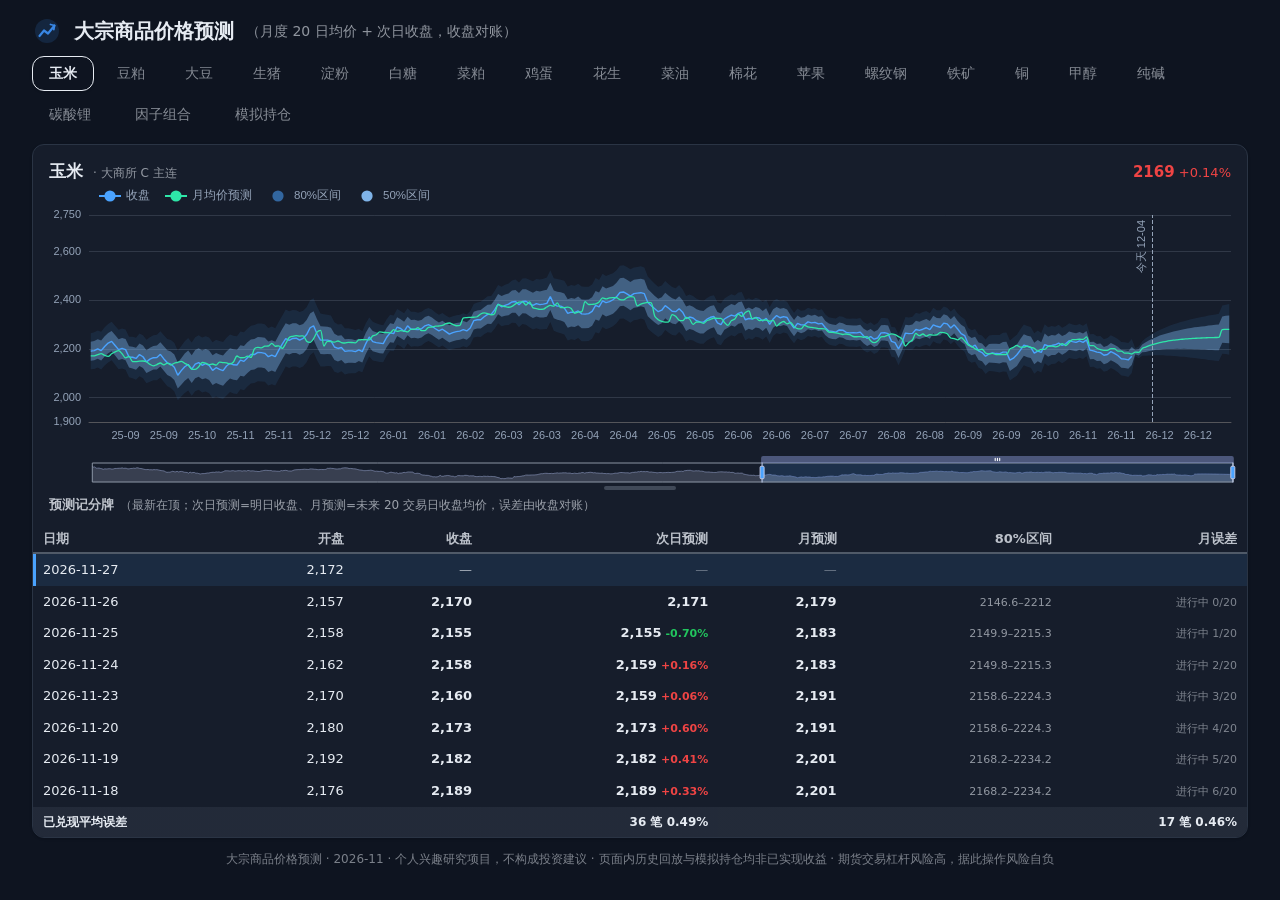
<file: index.html>
<!doctype html>
<html lang="zh-CN" class="dark">
<head>
  <meta charset="UTF-8">
  <meta name="viewport" content="width=device-width, initial-scale=1.0">
  <meta http-equiv="Cache-Control" content="no-cache, must-revalidate">
  <title>大宗商品价格预测</title>
  <script type="module" crossorigin src="./assets/index-D75CsQcA.js"></script>
  <link rel="stylesheet" crossorigin href="./assets/index-D0lWsFNs.css">
</head>
<body class="min-h-screen">
  <div id="root"></div>
</body>
</html>
</file>
<file: assets/index-D0lWsFNs.css>
/*! tailwindcss v4.3.5 | MIT License | https://tailwindcss.com */@layer properties{@supports (((-webkit-hyphens:none)) and (not (margin-trim:block))) or ((-moz-orient:inline) and (not (color:rgb(from red r g b)))){*,:before,:after,::backdrop{--tw-border-spacing-x:0;--tw-border-spacing-y:0;--tw-translate-x:0;--tw-translate-y:0;--tw-translate-z:0;--tw-rotate-x:initial;--tw-rotate-y:initial;--tw-rotate-z:initial;--tw-skew-x:initial;--tw-skew-y:initial;--tw-border-style:solid;--tw-leading:initial;--tw-font-weight:initial;--tw-ordinal:initial;--tw-slashed-zero:initial;--tw-numeric-figure:initial;--tw-numeric-spacing:initial;--tw-numeric-fraction:initial;--tw-shadow:0 0 #0000;--tw-shadow-color:initial;--tw-shadow-alpha:100%;--tw-inset-shadow:0 0 #0000;--tw-inset-shadow-color:initial;--tw-inset-shadow-alpha:100%;--tw-ring-color:initial;--tw-ring-shadow:0 0 #0000;--tw-inset-ring-color:initial;--tw-inset-ring-shadow:0 0 #0000;--tw-ring-inset:initial;--tw-ring-offset-width:0px;--tw-ring-offset-color:#fff;--tw-ring-offset-shadow:0 0 #0000;--tw-blur:initial;--tw-brightness:initial;--tw-contrast:initial;--tw-grayscale:initial;--tw-hue-rotate:initial;--tw-invert:initial;--tw-opacity:initial;--tw-saturate:initial;--tw-sepia:initial;--tw-drop-shadow:initial;--tw-drop-shadow-color:initial;--tw-drop-shadow-alpha:100%;--tw-drop-shadow-size:initial;--tw-scale-x:1;--tw-scale-y:1;--tw-scale-z:1}}}@layer theme{:root,:host{--font-sans:-apple-system, BlinkMacSystemFont, "Segoe UI", Roboto, "Helvetica Neue", "Noto Sans", Arial, sans-serif, "Apple Color Emoji", "Segoe UI Emoji", "Segoe UI Symbol", "Noto Color Emoji";--font-mono:ui-monospace, SFMono-Regular, Menlo, Monaco, Consolas, "Liberation Mono", "Courier New", monospace;--color-gray-400:oklch(70.7% .022 261.325);--spacing:.25rem;--text-xs:.75rem;--text-xs--line-height:calc(1 / .75);--text-sm:.875rem;--text-sm--line-height:calc(1.25 / .875);--text-base:1rem;--text-base--line-height: 1.5 ;--text-lg:1.125rem;--text-lg--line-height:calc(1.75 / 1.125);--text-xl:1.25rem;--text-xl--line-height:calc(1.75 / 1.25);--font-weight-normal:400;--font-weight-medium:500;--font-weight-semibold:600;--font-weight-bold:700;--leading-relaxed:1.625;--radius-xl:.75rem;--default-transition-duration:.15s;--default-transition-timing-function:cubic-bezier(.4, 0, .2, 1);--default-font-family:var(--font-sans);--default-mono-font-family:var(--font-mono)}}@layer base{*,:after,:before,::backdrop{box-sizing:border-box;border:0 solid;margin:0;padding:0}::file-selector-button{box-sizing:border-box;border:0 solid;margin:0;padding:0}html,:host{-webkit-text-size-adjust:100%;-moz-tab-size:4;tab-size:4;line-height:1.5;font-family:var(--default-font-family,-apple-system, BlinkMacSystemFont, "Segoe UI", Roboto, "Helvetica Neue", "Noto Sans", Arial, sans-serif, "Apple Color Emoji", "Segoe UI Emoji", "Segoe UI Symbol", "Noto Color Emoji");font-feature-settings:var(--default-font-feature-settings,normal);font-variation-settings:var(--default-font-variation-settings,normal);-webkit-tap-highlight-color:transparent}hr{height:0;color:inherit;border-top-width:1px}abbr:where([title]){-webkit-text-decoration:underline dotted;text-decoration:underline dotted}h1,h2,h3,h4,h5,h6{font-size:inherit;font-weight:inherit}a{color:inherit;-webkit-text-decoration:inherit;text-decoration:inherit}b,strong{font-weight:bolder}code,kbd,samp,pre{font-family:var(--default-mono-font-family,ui-monospace, SFMono-Regular, Menlo, Monaco, Consolas, "Liberation Mono", "Courier New", monospace);font-feature-settings:var(--default-mono-font-feature-settings,normal);font-variation-settings:var(--default-mono-font-variation-settings,normal);font-size:1em}small{font-size:80%}sub,sup{vertical-align:baseline;font-size:75%;line-height:0;position:relative}sub{bottom:-.25em}sup{top:-.5em}table{text-indent:0;border-color:inherit;border-collapse:collapse}:-moz-focusring:where(:not(iframe)){outline:auto}progress{vertical-align:baseline}summary{display:list-item}ol,ul,menu{list-style:none}img,svg,video,canvas,audio,iframe,embed,object{vertical-align:middle;display:block}img,video{max-width:100%;height:auto}button,input,select,optgroup,textarea{font:inherit;font-feature-settings:inherit;font-variation-settings:inherit;letter-spacing:inherit;color:inherit;opacity:1;background-color:#0000;border-radius:0}::file-selector-button{font:inherit;font-feature-settings:inherit;font-variation-settings:inherit;letter-spacing:inherit;color:inherit;opacity:1;background-color:#0000;border-radius:0}:where(select:is([multiple],[size])) optgroup{font-weight:bolder}:where(select:is([multiple],[size])) optgroup option{padding-inline-start:20px}::file-selector-button{margin-inline-end:4px}::placeholder{opacity:1}@supports (not ((-webkit-appearance:-apple-pay-button))) or (contain-intrinsic-size:1px){::placeholder{color:currentColor}@supports (color:color-mix(in lab,red,red)){::placeholder{color:color-mix(in oklab,currentcolor 50%,transparent)}}}textarea{resize:vertical}::-webkit-search-decoration{-webkit-appearance:none}::-webkit-date-and-time-value{min-height:1lh;text-align:inherit}::-webkit-datetime-edit{display:inline-flex}::-webkit-datetime-edit-fields-wrapper{padding:0}::-webkit-datetime-edit{padding-block:0}::-webkit-datetime-edit-year-field{padding-block:0}::-webkit-datetime-edit-month-field{padding-block:0}::-webkit-datetime-edit-day-field{padding-block:0}::-webkit-datetime-edit-hour-field{padding-block:0}::-webkit-datetime-edit-minute-field{padding-block:0}::-webkit-datetime-edit-second-field{padding-block:0}::-webkit-datetime-edit-millisecond-field{padding-block:0}::-webkit-datetime-edit-meridiem-field{padding-block:0}::-webkit-calendar-picker-indicator{line-height:1}:-moz-ui-invalid{box-shadow:none}button,input:where([type=button],[type=reset],[type=submit]){-webkit-appearance:button;-moz-appearance:button;appearance:button}::file-selector-button{-webkit-appearance:button;-moz-appearance:button;appearance:button}::-webkit-inner-spin-button{height:auto}::-webkit-outer-spin-button{height:auto}[hidden]:where(:not([hidden=until-found])){display:none!important}}@layer components;@layer utilities{.invisible{visibility:hidden}.visible{visibility:visible}.absolute{position:absolute}.fixed{position:fixed}.relative{position:relative}.static{position:static}.sticky{position:sticky}.inset-0{top:0;right:0;bottom:0;left:0}.inset-x-0{inset-inline:0}.top-0{top:0}.bottom-0{bottom:0}.z-10{z-index:10}.z-20{z-index:20}.z-30{z-index:30}.mx-auto{margin-inline:auto}.my-1{margin-block:var(--spacing)}.mt-1{margin-top:var(--spacing)}.mt-1\.5{margin-top:calc(var(--spacing) * 1.5)}.mt-2\.5{margin-top:calc(var(--spacing) * 2.5)}.mt-3{margin-top:calc(var(--spacing) * 3)}.mb-3{margin-bottom:calc(var(--spacing) * 3)}.ml-0\.5{margin-left:calc(var(--spacing) * .5)}.ml-1{margin-left:var(--spacing)}.ml-1\.5{margin-left:calc(var(--spacing) * 1.5)}.ml-2{margin-left:calc(var(--spacing) * 2)}.ml-auto{margin-left:auto}.block{display:block}.flex{display:flex}.grid{display:grid}.hidden{display:none}.inline{display:inline}.inline-block{display:inline-block}.inline-flex{display:inline-flex}.table{display:table}.h-\[3px\]{height:3px}.h-\[230px\]{height:230px}.h-\[250px\]{height:250px}.max-h-\[55vh\]{max-height:55vh}.max-h-\[284px\]{max-height:284px}.min-h-screen{min-height:100vh}.w-3\.5{width:calc(var(--spacing) * 3.5)}.w-full{width:100%}.max-w-\[2800px\]{max-width:2800px}.min-w-0{min-width:0}.min-w-full{min-width:100%}.shrink-0{flex-shrink:0}.border-separate{border-collapse:separate}.border-spacing-0{--tw-border-spacing-x:0px;--tw-border-spacing-y:0px;border-spacing:var(--tw-border-spacing-x) var(--tw-border-spacing-y)}.translate-y-\[-3px\]{--tw-translate-y:-3px;translate:var(--tw-translate-x) var(--tw-translate-y)}.rotate-180{rotate:180deg}.transform{transform:var(--tw-rotate-x, ) var(--tw-rotate-y, ) var(--tw-rotate-z, ) var(--tw-skew-x, ) var(--tw-skew-y, )}.cursor-grab{cursor:grab}.cursor-pointer{cursor:pointer}.resize{resize:both}.resize\!{resize:both!important}.flex-col{flex-direction:column}.flex-wrap{flex-wrap:wrap}.items-baseline{align-items:baseline}.items-center{align-items:center}.justify-between{justify-content:space-between}.justify-center{justify-content:center}.gap-1{gap:var(--spacing)}.gap-1\.5{gap:calc(var(--spacing) * 1.5)}.gap-2{gap:calc(var(--spacing) * 2)}.gap-5{gap:calc(var(--spacing) * 5)}.gap-x-2{column-gap:calc(var(--spacing) * 2)}.gap-x-2\.5{column-gap:calc(var(--spacing) * 2.5)}.gap-x-3{column-gap:calc(var(--spacing) * 3)}.gap-x-5{column-gap:calc(var(--spacing) * 5)}.gap-y-1{row-gap:var(--spacing)}.gap-y-1\.5{row-gap:calc(var(--spacing) * 1.5)}.gap-y-2{row-gap:calc(var(--spacing) * 2)}.truncate{text-overflow:ellipsis;white-space:nowrap;overflow:hidden}.overflow-auto{overflow:auto}.overflow-x-auto{overflow-x:auto}.overflow-y-auto{overflow-y:auto}.rounded-full{border-radius:2147483647px}.rounded-lg{border-radius:.75rem}.rounded-xl{border-radius:var(--radius-xl)}.border{border-style:var(--tw-border-style);border-width:1px}.border-0{border-style:var(--tw-border-style);border-width:0}.border-t{border-top-style:var(--tw-border-style);border-top-width:1px}.border-t-2{border-top-style:var(--tw-border-style);border-top-width:2px}.border-b{border-bottom-style:var(--tw-border-style);border-bottom-width:1px}.border-border,.border-border\/40{border-color:var(--border)}@supports (color:color-mix(in lab,red,red)){.border-border\/40{border-color:color-mix(in oklab,var(--border) 40%,transparent)}}.border-border\/50{border-color:var(--border)}@supports (color:color-mix(in lab,red,red)){.border-border\/50{border-color:color-mix(in oklab,var(--border) 50%,transparent)}}.border-border\/60{border-color:var(--border)}@supports (color:color-mix(in lab,red,red)){.border-border\/60{border-color:color-mix(in oklab,var(--border) 60%,transparent)}}.border-border\/70{border-color:var(--border)}@supports (color:color-mix(in lab,red,red)){.border-border\/70{border-color:color-mix(in oklab,var(--border) 70%,transparent)}}.border-gray-400\/40{border-color:#99a1af66}@supports (color:color-mix(in lab,red,red)){.border-gray-400\/40{border-color:color-mix(in oklab,var(--color-gray-400) 40%,transparent)}}.border-transparent{border-color:#0000}.bg-\[rgba\(57\,135\,229\,\.07\)\]{background-color:#3987e512}.bg-card{background-color:var(--card)}.bg-transparent{background-color:#0000}.p-0\.5{padding:calc(var(--spacing) * .5)}.px-1{padding-inline:var(--spacing)}.px-2\.5{padding-inline:calc(var(--spacing) * 2.5)}.px-3{padding-inline:calc(var(--spacing) * 3)}.px-4{padding-inline:calc(var(--spacing) * 4)}.py-1{padding-block:var(--spacing)}.py-1\.5{padding-block:calc(var(--spacing) * 1.5)}.py-2\.5{padding-block:calc(var(--spacing) * 2.5)}.py-3{padding-block:calc(var(--spacing) * 3)}.py-4{padding-block:calc(var(--spacing) * 4)}.py-\[4\.5px\]{padding-block:4.5px}.py-\[5px\]{padding-block:5px}.pt-0\.5{padding-top:calc(var(--spacing) * .5)}.pt-1{padding-top:var(--spacing)}.pt-2{padding-top:calc(var(--spacing) * 2)}.pt-3{padding-top:calc(var(--spacing) * 3)}.pt-3\.5{padding-top:calc(var(--spacing) * 3.5)}.pb-1{padding-bottom:var(--spacing)}.pb-2{padding-bottom:calc(var(--spacing) * 2)}.pb-4{padding-bottom:calc(var(--spacing) * 4)}.text-center{text-align:center}.text-left{text-align:left}.text-right{text-align:right}.text-base{font-size:var(--text-base);line-height:var(--tw-leading,var(--text-base--line-height))}.text-lg{font-size:var(--text-lg);line-height:var(--tw-leading,var(--text-lg--line-height))}.text-sm{font-size:var(--text-sm);line-height:var(--tw-leading,var(--text-sm--line-height))}.text-xs{font-size:var(--text-xs);line-height:var(--tw-leading,var(--text-xs--line-height))}.text-\[11\.5px\]{font-size:11.5px}.text-\[11px\]{font-size:11px}.text-\[12\.3px\]{font-size:12.3px}.text-\[12\.5px\]{font-size:12.5px}.text-\[12px\]{font-size:12px}.text-\[13px\]{font-size:13px}.text-\[14px\]{font-size:14px}.text-\[15px\]{font-size:15px}.text-\[17px\]{font-size:17px}.leading-none{--tw-leading:1;line-height:1}.leading-relaxed{--tw-leading:var(--leading-relaxed);line-height:var(--leading-relaxed)}.font-bold{--tw-font-weight:var(--font-weight-bold);font-weight:var(--font-weight-bold)}.font-medium{--tw-font-weight:var(--font-weight-medium);font-weight:var(--font-weight-medium)}.font-normal{--tw-font-weight:var(--font-weight-normal);font-weight:var(--font-weight-normal)}.font-semibold{--tw-font-weight:var(--font-weight-semibold);font-weight:var(--font-weight-semibold)}.whitespace-nowrap{white-space:nowrap}.text-\[\#22c55e\]{color:#22c55e}.text-\[\#3987e5\]{color:#3987e5}.text-\[\#ef4444\]{color:#ef4444}.text-card-foreground{color:var(--card-foreground)}.text-muted-foreground{color:var(--muted-foreground)}.ordinal{--tw-ordinal:ordinal;font-variant-numeric:var(--tw-ordinal, ) var(--tw-slashed-zero, ) var(--tw-numeric-figure, ) var(--tw-numeric-spacing, ) var(--tw-numeric-fraction, )}.underline{text-decoration-line:underline}.decoration-dotted{text-decoration-style:dotted}.underline-offset-2{text-underline-offset:2px}.opacity-35{opacity:.35}.opacity-40{opacity:.4}.opacity-50{opacity:.5}.opacity-55{opacity:.55}.opacity-60{opacity:.6}.opacity-65{opacity:.65}.opacity-70{opacity:.7}.opacity-75{opacity:.75}.opacity-80{opacity:.8}.opacity-90{opacity:.9}.shadow{--tw-shadow:0 1px 3px 0 var(--tw-shadow-color,#0000001a), 0 1px 2px -1px var(--tw-shadow-color,#0000001a);box-shadow:var(--tw-inset-shadow),var(--tw-inset-ring-shadow),var(--tw-ring-offset-shadow),var(--tw-ring-shadow),var(--tw-shadow)}.shadow-2xl{--tw-shadow:0 25px 50px -12px var(--tw-shadow-color,#00000040);box-shadow:var(--tw-inset-shadow),var(--tw-inset-ring-shadow),var(--tw-ring-offset-shadow),var(--tw-ring-shadow),var(--tw-shadow)}.shadow-\[inset_0_-2px_0_rgba\(128\,140\,155\,\.5\)\]{--tw-shadow:inset 0 -2px 0 var(--tw-shadow-color,#808c9b80);box-shadow:var(--tw-inset-shadow),var(--tw-inset-ring-shadow),var(--tw-ring-offset-shadow),var(--tw-ring-shadow),var(--tw-shadow)}.shadow-\[inset_0_2px_0_rgba\(128\,140\,155\,\.5\)\]{--tw-shadow:inset 0 2px 0 var(--tw-shadow-color,#808c9b80);box-shadow:var(--tw-inset-shadow),var(--tw-inset-ring-shadow),var(--tw-ring-offset-shadow),var(--tw-ring-shadow),var(--tw-shadow)}.shadow-lg{--tw-shadow:0 10px 15px -3px var(--tw-shadow-color,#0000001a), 0 4px 6px -4px var(--tw-shadow-color,#0000001a);box-shadow:var(--tw-inset-shadow),var(--tw-inset-ring-shadow),var(--tw-ring-offset-shadow),var(--tw-ring-shadow),var(--tw-shadow)}.shadow-sm{--tw-shadow:0 1px 3px 0 var(--tw-shadow-color,#0000001a), 0 1px 2px -1px var(--tw-shadow-color,#0000001a);box-shadow:var(--tw-inset-shadow),var(--tw-inset-ring-shadow),var(--tw-ring-offset-shadow),var(--tw-ring-shadow),var(--tw-shadow)}.ring{--tw-ring-shadow:var(--tw-ring-inset, ) 0 0 0 calc(1px + var(--tw-ring-offset-width)) var(--tw-ring-color,currentcolor);box-shadow:var(--tw-inset-shadow),var(--tw-inset-ring-shadow),var(--tw-ring-offset-shadow),var(--tw-ring-shadow),var(--tw-shadow)}.blur{--tw-blur:blur(8px);filter:var(--tw-blur, ) var(--tw-brightness, ) var(--tw-contrast, ) var(--tw-grayscale, ) var(--tw-hue-rotate, ) var(--tw-invert, ) var(--tw-saturate, ) var(--tw-sepia, ) var(--tw-drop-shadow, )}.filter{filter:var(--tw-blur, ) var(--tw-brightness, ) var(--tw-contrast, ) var(--tw-grayscale, ) var(--tw-hue-rotate, ) var(--tw-invert, ) var(--tw-saturate, ) var(--tw-sepia, ) var(--tw-drop-shadow, )}.filter\!{filter:var(--tw-blur, ) var(--tw-brightness, ) var(--tw-contrast, ) var(--tw-grayscale, ) var(--tw-hue-rotate, ) var(--tw-invert, ) var(--tw-saturate, ) var(--tw-sepia, ) var(--tw-drop-shadow, )!important}.transition{transition-property:color,background-color,border-color,outline-color,text-decoration-color,fill,stroke,--tw-gradient-from,--tw-gradient-via,--tw-gradient-to,opacity,box-shadow,transform,translate,scale,rotate,filter,-webkit-backdrop-filter,backdrop-filter,display,content-visibility,overlay,pointer-events;transition-timing-function:var(--tw-ease,var(--default-transition-timing-function));transition-duration:var(--tw-duration,var(--default-transition-duration))}.transition-colors{transition-property:color,background-color,border-color,outline-color,text-decoration-color,fill,stroke,--tw-gradient-from,--tw-gradient-via,--tw-gradient-to;transition-timing-function:var(--tw-ease,var(--default-transition-timing-function));transition-duration:var(--tw-duration,var(--default-transition-duration))}.transition-transform{transition-property:transform,translate,scale,rotate;transition-timing-function:var(--tw-ease,var(--default-transition-timing-function));transition-duration:var(--tw-duration,var(--default-transition-duration))}.select-none{-webkit-user-select:none;user-select:none}@media(hover:hover){.hover\:scale-110:hover{--tw-scale-x:110%;--tw-scale-y:110%;--tw-scale-z:110%;scale:var(--tw-scale-x) var(--tw-scale-y)}.hover\:bg-\[rgba\(57\,135\,229\,\.12\)\]:hover{background-color:#3987e51f}.hover\:text-primary:hover{color:var(--primary)}.hover\:opacity-90:hover{opacity:.9}}.active\:cursor-grabbing:active{cursor:grabbing}.disabled\:pointer-events-none:disabled{pointer-events:none}.disabled\:opacity-50:disabled{opacity:.5}@media(min-width:40rem){.sm\:flex{display:flex}.sm\:hidden{display:none}.sm\:inline{display:inline}.sm\:flex-row{flex-direction:row}.sm\:flex-wrap{flex-wrap:wrap}.sm\:gap-x-5{column-gap:calc(var(--spacing) * 5)}.sm\:px-8{padding-inline:calc(var(--spacing) * 8)}.sm\:text-sm{font-size:var(--text-sm);line-height:var(--tw-leading,var(--text-sm--line-height))}.sm\:text-xl{font-size:var(--text-xl);line-height:var(--tw-leading,var(--text-xl--line-height))}}@media(min-width:64rem){.lg\:grid-cols-2{grid-template-columns:repeat(2,minmax(0,1fr))}}}:root{color-scheme:light}html.dark{color-scheme:dark}body{color:#0b0b0b;background:#f9f9f7;height:100%;margin:0;font-family:system-ui,-apple-system,PingFang SC,Microsoft YaHei,sans-serif;overflow-x:hidden}html.dark body{color:#e6ebf2;background:#0e1420}.card{background:#fcfcfb;border-width:1px;border-color:#dcdad3}html.dark .card{background:#161d2b;border-color:#2a3444}#wrap{flex-direction:column;height:100dvh;display:flex;overflow-y:auto}#wrap>header,#wrap>.card,#wrap>.tabbar,#wrap>footer{flex:none}#cards{flex:1;min-height:360px;display:flex}#cards.flow{flex:none;min-height:0;display:block}#cards.flow~footer{margin-top:auto}.tabbar{scrollbar-width:thin;overflow-x:auto}.vcard{flex-direction:column;flex:1;min-width:0;display:flex;overflow:hidden}.vchart-sec{flex-direction:column;flex:1;min-height:120px;display:flex}.vchart{flex:1;min-height:0}.vtable-sec{flex-direction:column;flex:1.15;min-height:140px;display:flex}.sbwrap{flex:1;min-height:0;overflow:auto}.sbwrap table{border-collapse:separate;border-spacing:0;min-width:100%}.sbwrap thead th{z-index:2;position:sticky;top:0;box-shadow:inset 0 -2px #808c9b8c}html.dark .sbwrap thead th{color:#e6ebf2cc;background:#161d2b}html:not(.dark) .sbwrap thead th{color:#0b0b0bcc;background:#fcfcfb}.sbwrap tfoot td{position:sticky;bottom:0}html.dark .sbwrap tfoot td{background:linear-gradient(#808c9b1f,#808c9b1f),#161d2b}html:not(.dark) .sbwrap tfoot td{background:linear-gradient(#808c9b1f,#808c9b1f),#fcfcfb}#dragbar{cursor:row-resize;touch-action:none;z-index:5;flex:none;justify-content:center;align-items:center;height:14px;margin:-4px 0;display:flex}#dragbar:after{content:"";background:#808c9b66;border-radius:2px;width:72px;height:4px;transition:background .15s}#dragbar:hover:after,#dragbar.on:after{background:#4aa3ff}@media(max-width:640px){#wrap{height:auto;overflow:visible}#cards{min-height:0}#dragbar{display:none}.vchart{height:300px}.sbwrap{max-height:300px}body{font-size:13px}table{font-size:12px}th,td{padding:4px 8px!important}}.tabular{font-variant-numeric:tabular-nums}@property --tw-border-spacing-x{syntax:"<length>";inherits:false;initial-value:0}@property --tw-border-spacing-y{syntax:"<length>";inherits:false;initial-value:0}@property --tw-translate-x{syntax:"*";inherits:false;initial-value:0}@property --tw-translate-y{syntax:"*";inherits:false;initial-value:0}@property --tw-translate-z{syntax:"*";inherits:false;initial-value:0}@property --tw-rotate-x{syntax:"*";inherits:false}@property --tw-rotate-y{syntax:"*";inherits:false}@property --tw-rotate-z{syntax:"*";inherits:false}@property --tw-skew-x{syntax:"*";inherits:false}@property --tw-skew-y{syntax:"*";inherits:false}@property --tw-border-style{syntax:"*";inherits:false;initial-value:solid}@property --tw-leading{syntax:"*";inherits:false}@property --tw-font-weight{syntax:"*";inherits:false}@property --tw-ordinal{syntax:"*";inherits:false}@property --tw-slashed-zero{syntax:"*";inherits:false}@property --tw-numeric-figure{syntax:"*";inherits:false}@property --tw-numeric-spacing{syntax:"*";inherits:false}@property --tw-numeric-fraction{syntax:"*";inherits:false}@property --tw-shadow{syntax:"*";inherits:false;initial-value:0 0 #0000}@property --tw-shadow-color{syntax:"*";inherits:false}@property --tw-shadow-alpha{syntax:"<percentage>";inherits:false;initial-value:100%}@property --tw-inset-shadow{syntax:"*";inherits:false;initial-value:0 0 #0000}@property --tw-inset-shadow-color{syntax:"*";inherits:false}@property --tw-inset-shadow-alpha{syntax:"<percentage>";inherits:false;initial-value:100%}@property --tw-ring-color{syntax:"*";inherits:false}@property --tw-ring-shadow{syntax:"*";inherits:false;initial-value:0 0 #0000}@property --tw-inset-ring-color{syntax:"*";inherits:false}@property --tw-inset-ring-shadow{syntax:"*";inherits:false;initial-value:0 0 #0000}@property --tw-ring-inset{syntax:"*";inherits:false}@property --tw-ring-offset-width{syntax:"<length>";inherits:false;initial-value:0}@property --tw-ring-offset-color{syntax:"*";inherits:false;initial-value:#fff}@property --tw-ring-offset-shadow{syntax:"*";inherits:false;initial-value:0 0 #0000}@property --tw-blur{syntax:"*";inherits:false}@property --tw-brightness{syntax:"*";inherits:false}@property --tw-contrast{syntax:"*";inherits:false}@property --tw-grayscale{syntax:"*";inherits:false}@property --tw-hue-rotate{syntax:"*";inherits:false}@property --tw-invert{syntax:"*";inherits:false}@property --tw-opacity{syntax:"*";inherits:false}@property --tw-saturate{syntax:"*";inherits:false}@property --tw-sepia{syntax:"*";inherits:false}@property --tw-drop-shadow{syntax:"*";inherits:false}@property --tw-drop-shadow-color{syntax:"*";inherits:false}@property --tw-drop-shadow-alpha{syntax:"<percentage>";inherits:false;initial-value:100%}@property --tw-drop-shadow-size{syntax:"*";inherits:false}@property --tw-scale-x{syntax:"*";inherits:false;initial-value:1}@property --tw-scale-y{syntax:"*";inherits:false;initial-value:1}@property --tw-scale-z{syntax:"*";inherits:false;initial-value:1}
</file>
